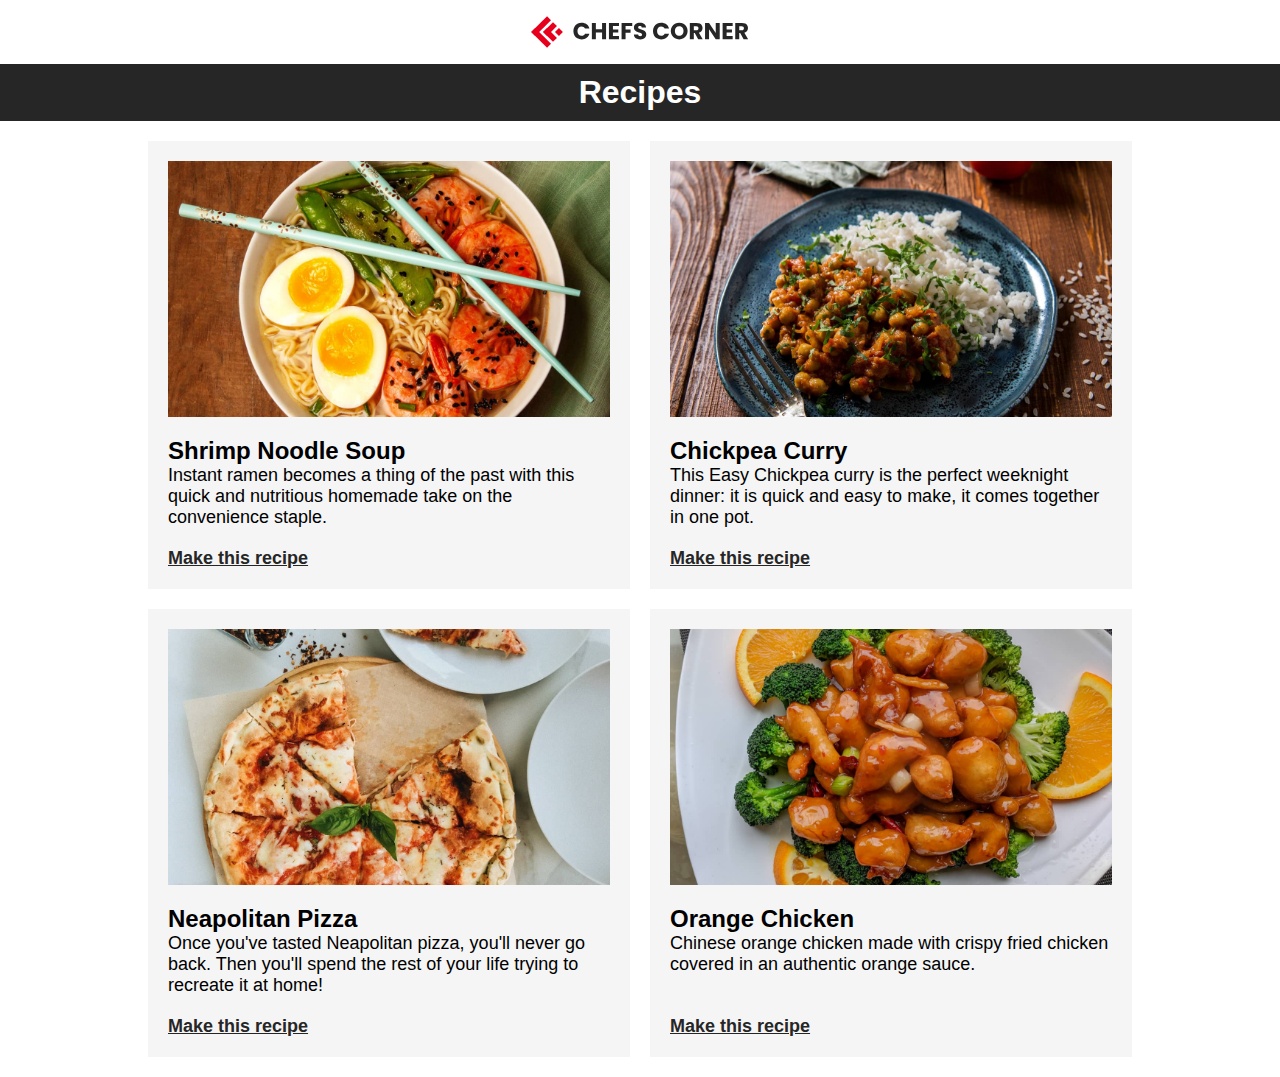
<file: index.html>
<!DOCTYPE html>
<html lang="en">
  <head>
    <meta charset="UTF-8" />
    <meta http-equiv="X-UA-Compatible" content="IE=edge" />
    <meta name="viewport" content="width=device-width, initial-scale=1.0" />
    <title>Chefs Corner</title>
    <link rel="stylesheet" href="style.css" />
    <link rel="icon" type="image/x-icon" href="./images/favicon.png" />
  </head>
  <body>
    <nav class="primary-navigation">
      <a href="./index.html"
        ><img
          class="logo"
          src="./images/chefs-corner-logo-full.svg"
          alt="chefs corner"
      /></a>
    </nav>
    <header class="page-header"><h1>Recipes</h1></header>
    <main class="container">
      <div class="recipe-row">
        <article class="recipe-column">
          <div class="recipe-info-card">
            <img
              class="recipe-image"
              src="./images/shrimp-noodle-soup.jpg"
              alt="Boiled egg and shrimp noodle soup in a bowl" />
            <h2>Shrimp Noodle Soup</h2>
            <p class="recipe-excerpt">
              Instant ramen becomes a thing of the past with this quick and
              nutritious homemade take on the convenience staple.
            </p>
            <a class="recipe-button" href="./recipes/shrimp-noodle-soup.html"
              >Make this recipe</a
            >
          </div>
        </article>
        <article class="recipe-column">
          <div class="recipe-info-card">
            <img
              class="recipe-image"
              src="./images/chickpea-curry.jpg"
              alt="Chickpea Curry with steamed rice on a blue plate" />
            <h2>Chickpea Curry</h2>
            <p class="recipe-excerpt">
              This Easy Chickpea curry is the perfect weeknight dinner: it is
              quick and easy to make, it comes together in one pot.
            </p>
            <a class="recipe-button" href="./recipes/chickpea-curry.html"
              >Make this recipe</a
            >
          </div>
        </article>
      </div>
      <div class="recipe-row">
        <article class="recipe-column">
          <div class="recipe-info-card">
            <img
              class="recipe-image"
              src="./images/neapolitan-pizza.jpg"
              alt="Neapolitan pizza on a serving plate" />
            <h2>Neapolitan Pizza</h2>
            <p class="recipe-excerpt">
              Once you've tasted Neapolitan pizza, you'll never go back. Then
              you'll spend the rest of your life trying to recreate it at home!
            </p>
            <a class="recipe-button" href="./recipes/neapolitan-pizza.html"
              >Make this recipe</a
            >
          </div>
        </article>
        <article class="recipe-column">
          <div class="recipe-info-card">
            <img
              class="recipe-image"
              src="./images/orange-chicken.jpg"
              alt="Orange chicken on a plate" />
            <h2>Orange Chicken</h2>
            <p class="recipe-excerpt">
              Chinese orange chicken made with crispy fried chicken covered in
              an authentic orange sauce.
            </p>
            <a class="recipe-button" href="./recipes/orange-chicken.html"
              >Make this recipe</a
            >
          </div>
        </article>
      </div>
    </main>
  </body>
</html>
</file>
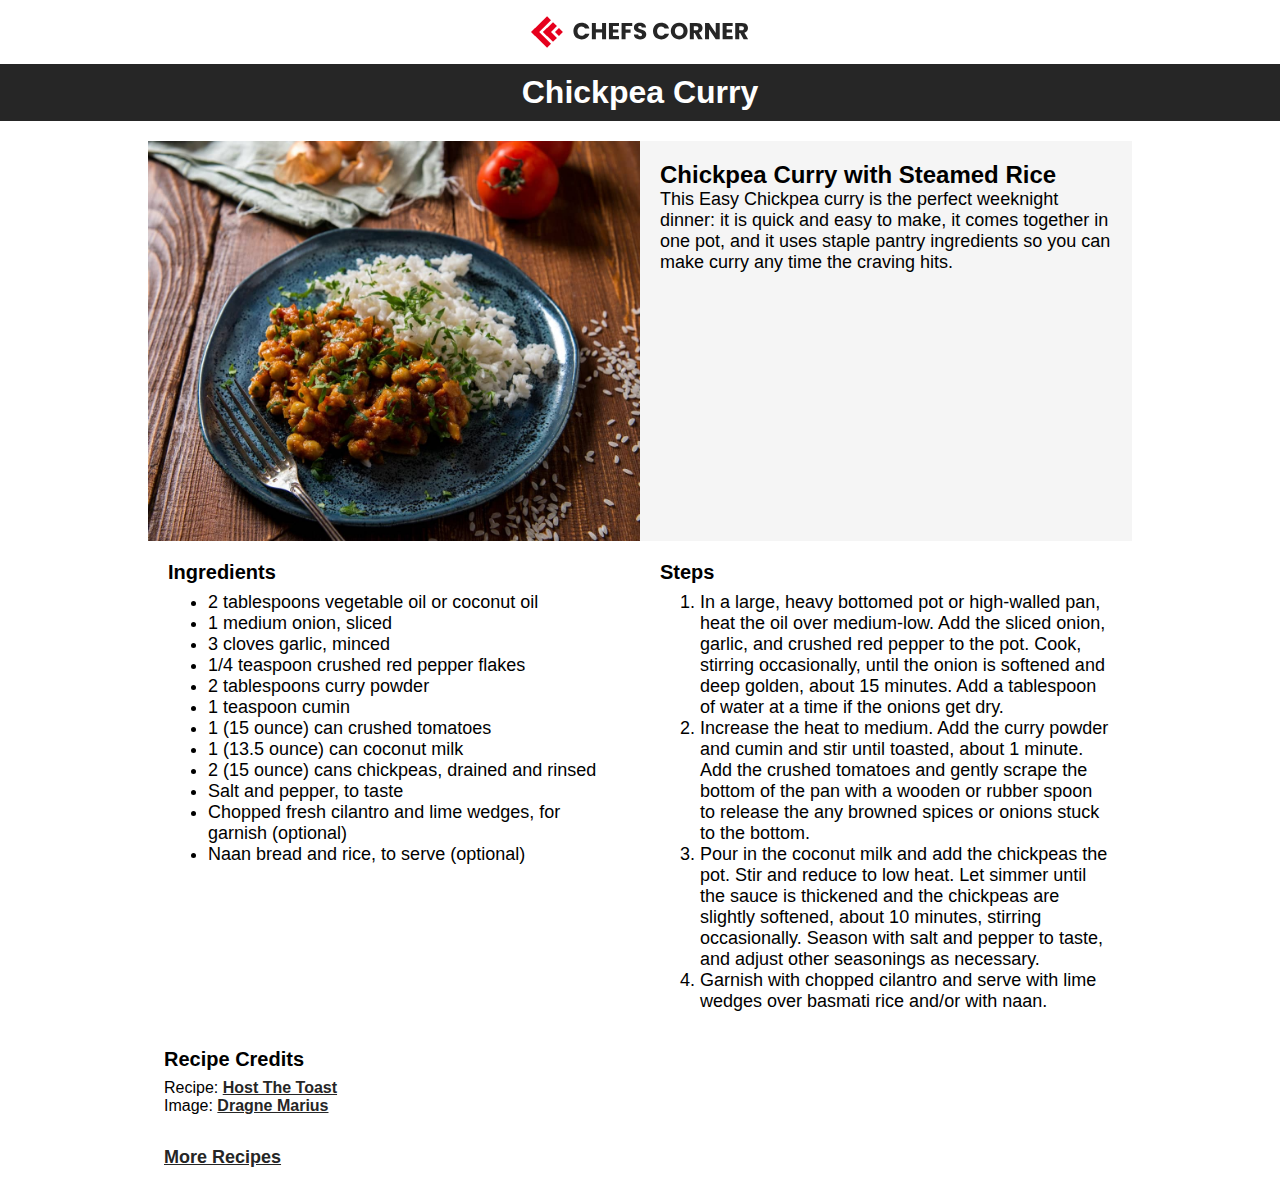
<file: recipes/chickpea-curry.html>
<!DOCTYPE html>
<html lang="en">
  <head>
    <meta charset="UTF-8" />
    <meta http-equiv="X-UA-Compatible" content="IE=edge" />
    <meta name="viewport" content="width=device-width, initial-scale=1.0" />
    <title>Chickpea Curry</title>
    <link rel="stylesheet" href="../style.css" />
    <link rel="icon" type="image/x-icon" href="../images/favicon.png" />
  </head>
  <body>
    <nav class="primary-navigation">
      <a href="../index.html"
        ><img
          class="logo"
          src="../images/chefs-corner-logo-full.svg"
          alt="chefs corner"
      /></a>
    </nav>
    <header class="page-header"><h1>Chickpea Curry</h1></header>
    <main class="container">
      <div class="recipe-template-hero-row">
        <div class="recipe-template-hero-column">
          <img
            class="recipe-template-hero-image"
            src="../images/chickpea-curry.jpg"
            alt="Chickpea Curry with steamed rice on a blue plate" />
        </div>
        <div class="recipe-template-hero-column">
          <div class="recipe-template-hero-card">
            <h2>Chickpea Curry with Steamed Rice</h2>
            <p>
              This Easy Chickpea curry is the perfect weeknight dinner: it is
              quick and easy to make, it comes together in one pot, and it uses
              staple pantry ingredients so you can make curry any time the
              craving hits.
            </p>
          </div>
        </div>
      </div>
      <div class="recipe-template-row">
        <div class="recipe-template-column">
          <h3 class="recipe-instruction-label">Ingredients</h3>
          <ul>
            <li>2 tablespoons vegetable oil or coconut oil</li>
            <li>1 medium onion, sliced</li>
            <li>3 cloves garlic, minced</li>
            <li>1/4 teaspoon crushed red pepper flakes</li>
            <li>2 tablespoons curry powder</li>
            <li>1 teaspoon cumin</li>
            <li>1 (15 ounce) can crushed tomatoes</li>
            <li>1 (13.5 ounce) can coconut milk</li>
            <li>2 (15 ounce) cans chickpeas, drained and rinsed</li>
            <li>Salt and pepper, to taste</li>
            <li>
              Chopped fresh cilantro and lime wedges, for garnish (optional)
            </li>
            <li>Naan bread and rice, to serve (optional)</li>
          </ul>
        </div>
        <div class="recipe-template-column">
          <h3 class="recipe-instruction-label">Steps</h3>
          <ol>
            <li>
              In a large, heavy bottomed pot or high-walled pan, heat the oil
              over medium-low. Add the sliced onion, garlic, and crushed red
              pepper to the pot. Cook, stirring occasionally, until the onion is
              softened and deep golden, about 15 minutes. Add a tablespoon of
              water at a time if the onions get dry.
            </li>
            <li>
              Increase the heat to medium. Add the curry powder and cumin and
              stir until toasted, about 1 minute. Add the crushed tomatoes and
              gently scrape the bottom of the pan with a wooden or rubber spoon
              to release the any browned spices or onions stuck to the bottom.
            </li>
            <li>
              Pour in the coconut milk and add the chickpeas the pot. Stir and
              reduce to low heat. Let simmer until the sauce is thickened and
              the chickpeas are slightly softened, about 10 minutes, stirring
              occasionally. Season with salt and pepper to taste, and adjust
              other seasonings as necessary.
            </li>
            <li>
              Garnish with chopped cilantro and serve with lime wedges over
              basmati rice and/or with naan.
            </li>
          </ol>
        </div>
      </div>
      <div class="credits">
        <h3>Recipe Credits</h3>
        <p>
          Recipe:
          <a
            <a
            href="https://hostthetoast.com/easy-chickpea-curry/"
            target="_blank"
            >Host The Toast</a
          >
        </p>
        <p>
          Image:
          <a href="https://unsplash.com/photos/EdzsUFqHbaY" target="_blank">
            Dragne Marius
          </a>
        </p>
        <div class="recipe-template-button">
          <a class="recipe-button" href="../index.html">More Recipes</a>
        </div>
      </div>
    </main>
  </body>
</html>
</file>
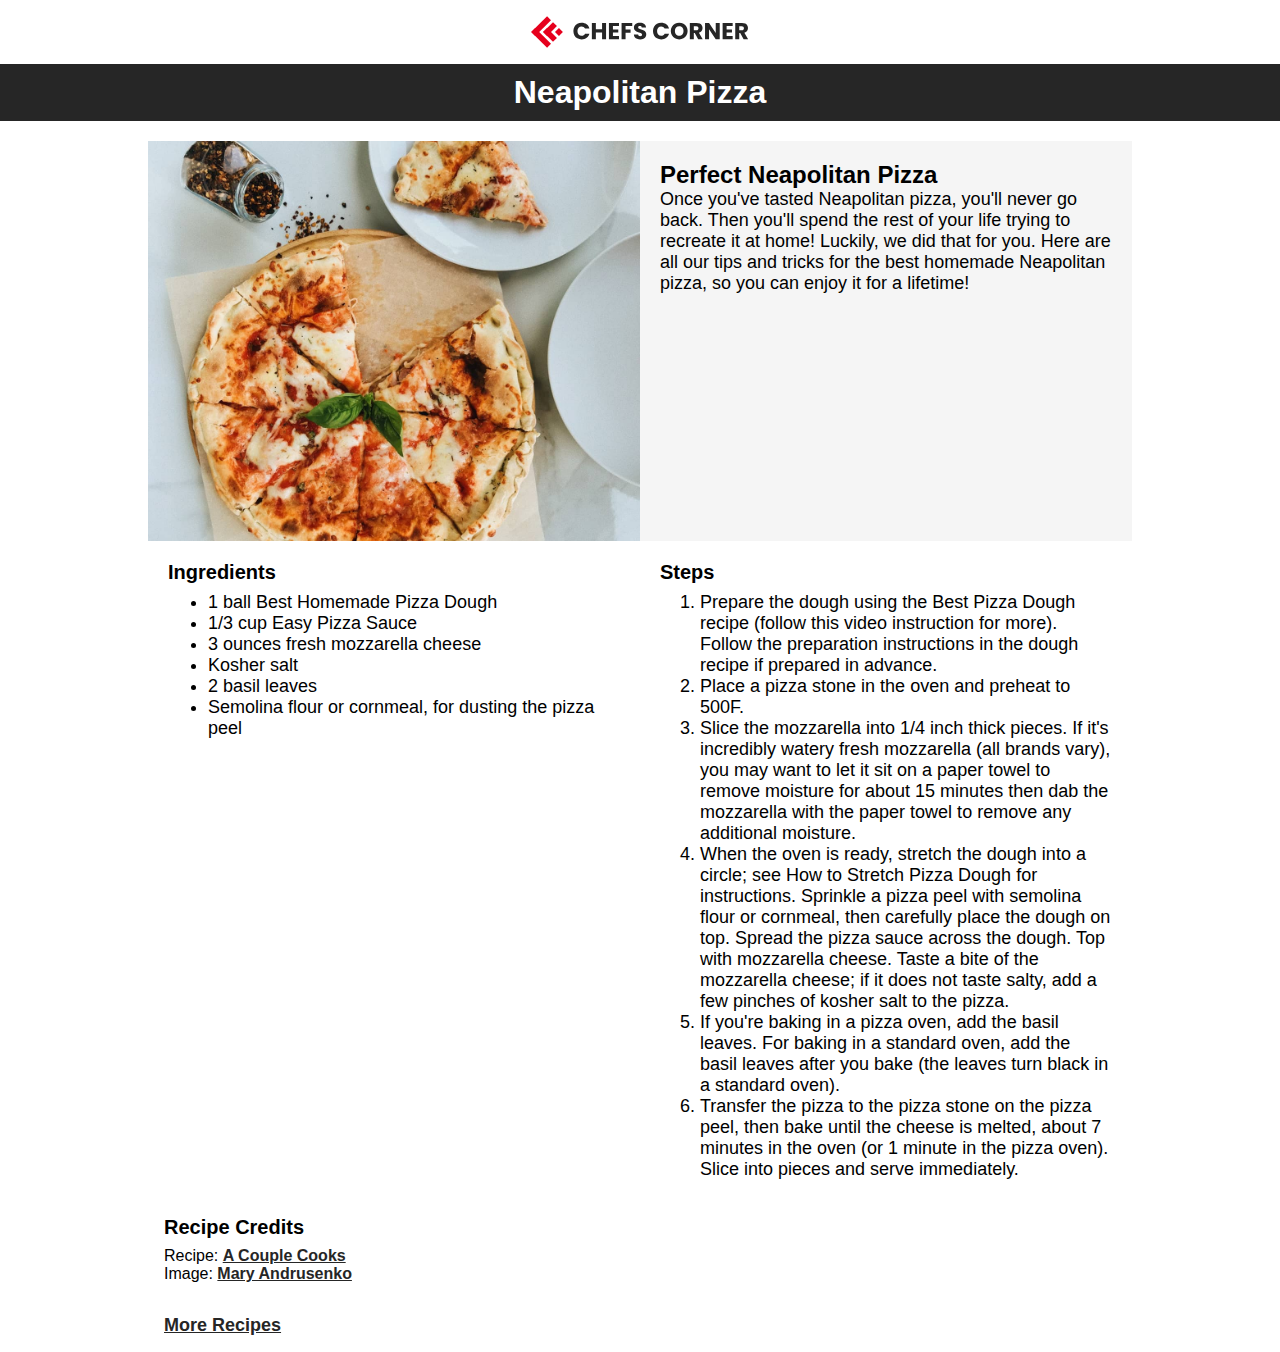
<file: recipes/neapolitan-pizza.html>
<!DOCTYPE html>
<html lang="en">
  <head>
    <meta charset="UTF-8" />
    <meta http-equiv="X-UA-Compatible" content="IE=edge" />
    <meta name="viewport" content="width=device-width, initial-scale=1.0" />
    <title>Neapolitan Pizza</title>
    <link rel="stylesheet" href="../style.css" />
    <link rel="icon" type="image/x-icon" href="../images/favicon.png" />
  </head>
  <body>
    <nav class="primary-navigation">
      <a href="../index.html"
        ><img
          class="logo"
          src="../images/chefs-corner-logo-full.svg"
          alt="chefs corner"
      /></a>
    </nav>
    <header class="page-header"><h1>Neapolitan Pizza</h1></header>
    <main class="container">
      <div class="recipe-template-hero-row">
        <div class="recipe-template-hero-column">
          <img
            class="recipe-template-hero-image"
            src="../images/neapolitan-pizza.jpg"
            alt="Neapolitan pizza on a serving plate" />
        </div>
        <div class="recipe-template-hero-column">
          <div class="recipe-template-hero-card">
            <h2>Perfect Neapolitan Pizza</h2>
            <p>
              Once you've tasted Neapolitan pizza, you'll never go back. Then
              you'll spend the rest of your life trying to recreate it at home!
              Luckily, we did that for you. Here are all our tips and tricks for
              the best homemade Neapolitan pizza, so you can enjoy it for a
              lifetime!
            </p>
          </div>
        </div>
      </div>
      <div class="recipe-template-row">
        <div class="recipe-template-column">
          <h3 class="recipe-instruction-label">Ingredients</h3>
          <ul>
            <li>1 ball Best Homemade Pizza Dough</li>
            <li>1/3 cup Easy Pizza Sauce</li>
            <li>3 ounces fresh mozzarella cheese</li>
            <li>Kosher salt</li>
            <li>2 basil leaves</li>
            <li>Semolina flour or cornmeal, for dusting the pizza peel</li>
          </ul>
        </div>
        <div class="recipe-template-column">
          <h3 class="recipe-instruction-label">Steps</h3>
          <ol>
            <li>
              Prepare the dough using the Best Pizza Dough recipe (follow this
              video instruction for more). Follow the preparation instructions
              in the dough recipe if prepared in advance.
            </li>
            <li>Place a pizza stone in the oven and preheat to 500F.</li>
            <li>
              Slice the mozzarella into 1/4 inch thick pieces. If it's
              incredibly watery fresh mozzarella (all brands vary), you may want
              to let it sit on a paper towel to remove moisture for about 15
              minutes then dab the mozzarella with the paper towel to remove any
              additional moisture.
            </li>
            <li>
              When the oven is ready, stretch the dough into a circle; see How
              to Stretch Pizza Dough for instructions. Sprinkle a pizza peel
              with semolina flour or cornmeal, then carefully place the dough on
              top. Spread the pizza sauce across the dough. Top with mozzarella
              cheese. Taste a bite of the mozzarella cheese; if it does not
              taste salty, add a few pinches of kosher salt to the pizza.
            </li>
            <li>
              If you're baking in a pizza oven, add the basil leaves. For baking
              in a standard oven, add the basil leaves after you bake (the
              leaves turn black in a standard oven).
            </li>
            <li>
              Transfer the pizza to the pizza stone on the pizza peel, then bake
              until the cheese is melted, about 7 minutes in the oven (or 1
              minute in the pizza oven). Slice into pieces and serve
              immediately.
            </li>
          </ol>
        </div>
      </div>
      <div class="credits">
        <h3>Recipe Credits</h3>
        <p>
          Recipe:
          <a
            href="https://www.acouplecooks.com/neapolitan-pizza-recipe/"
            target="_blank"
            >A Couple Cooks</a
          >
        </p>
        <p>
          Image:
          <a href="https://unsplash.com/photos/pGARaa8KzDI" target="_blank">
            Mary Andrusenko
          </a>
        </p>
        <div class="recipe-template-button">
          <a class="recipe-button" href="../index.html">More Recipes</a>
        </div>
      </div>
    </main>
  </body>
</html>
</file>
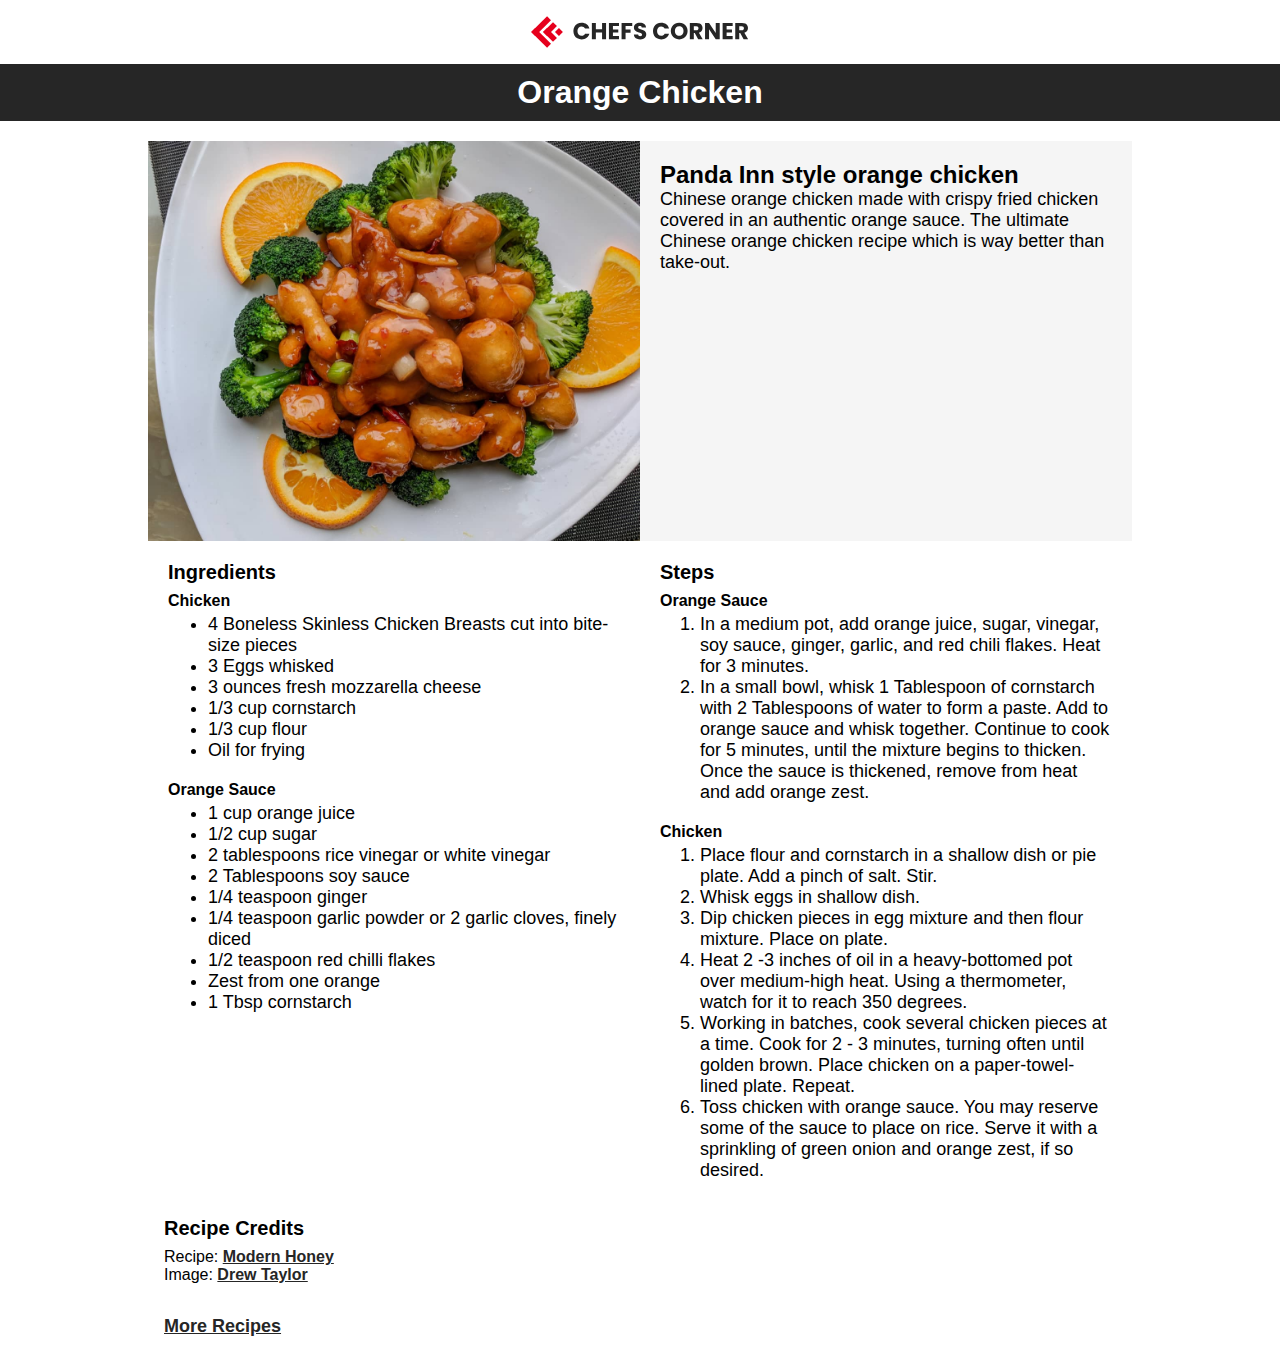
<file: recipes/orange-chicken.html>
<!DOCTYPE html>
<html lang="en">
  <head>
    <meta charset="UTF-8" />
    <meta http-equiv="X-UA-Compatible" content="IE=edge" />
    <meta name="viewport" content="width=device-width, initial-scale=1.0" />
    <title>Orange Chicken</title>
    <link rel="stylesheet" href="../style.css" />
    <link rel="icon" type="image/x-icon" href="../images/favicon.png" />
  </head>
  <body>
    <nav class="primary-navigation">
      <a href="../index.html"
        ><img
          class="logo"
          src="../images/chefs-corner-logo-full.svg"
          alt="chefs corner"
      /></a>
    </nav>
    <header class="page-header"><h1>Orange Chicken</h1></header>
    <main class="container">
      <div class="recipe-template-hero-row">
        <div class="recipe-template-hero-column">
          <img
            class="recipe-template-hero-image"
            src="../images/orange-chicken.jpg"
            alt="Orange chicken on a plate" />
        </div>
        <div class="recipe-template-hero-column">
          <div class="recipe-template-hero-card">
            <h2>Panda Inn style orange chicken</h2>
            <p>
              Chinese orange chicken made with crispy fried chicken covered in
              an authentic orange sauce. The ultimate Chinese orange chicken
              recipe which is way better than take-out.
            </p>
          </div>
        </div>
      </div>
      <div class="recipe-template-row">
        <div class="recipe-template-column">
          <h3 class="recipe-instruction-label">Ingredients</h3>
          <h4 class="instruction-sub-label">Chicken</h4>
          <ul class="recipe-multi-step-list">
            <li>
              4 Boneless Skinless Chicken Breasts cut into bite-size pieces
            </li>
            <li>3 Eggs whisked</li>
            <li>3 ounces fresh mozzarella cheese</li>
            <li>1/3 cup cornstarch</li>
            <li>1/3 cup flour</li>
            <li>Oil for frying</li>
          </ul>
          <h4 class="instruction-sub-label">Orange Sauce</h4>
          <ul class="recipe-multi-step-list">
            <li>1 cup orange juice</li>
            <li>1/2 cup sugar</li>
            <li>2 tablespoons rice vinegar or white vinegar</li>
            <li>2 Tablespoons soy sauce</li>
            <li>1/4 teaspoon ginger</li>
            <li>1/4 teaspoon garlic powder or 2 garlic cloves, finely diced</li>
            <li>1/2 teaspoon red chilli flakes</li>
            <li>Zest from one orange</li>
            <li>1 Tbsp cornstarch</li>
          </ul>
        </div>
        <div class="recipe-template-column">
          <h3 class="recipe-instruction-label">Steps</h3>
          <h4 class="instruction-sub-label">Orange Sauce</h4>
          <ol class="recipe-multi-step-list">
            <li>
              In a medium pot, add orange juice, sugar, vinegar, soy sauce,
              ginger, garlic, and red chili flakes. Heat for 3 minutes.
            </li>
            <li>
              In a small bowl, whisk 1 Tablespoon of cornstarch with 2
              Tablespoons of water to form a paste. Add to orange sauce and
              whisk together. Continue to cook for 5 minutes, until the mixture
              begins to thicken. Once the sauce is thickened, remove from heat
              and add orange zest.
            </li>
          </ol>
          <h4 class="instruction-sub-label">Chicken</h4>
          <ol>
            <li>
              Place flour and cornstarch in a shallow dish or pie plate. Add a
              pinch of salt. Stir.
            </li>
            <li>Whisk eggs in shallow dish.</li>
            <li>
              Dip chicken pieces in egg mixture and then flour mixture. Place on
              plate.
            </li>
            <li>
              Heat 2 -3 inches of oil in a heavy-bottomed pot over medium-high
              heat. Using a thermometer, watch for it to reach 350 degrees.
            </li>
            <li>
              Working in batches, cook several chicken pieces at a time. Cook
              for 2 - 3 minutes, turning often until golden brown. Place chicken
              on a paper-towel-lined plate. Repeat.
            </li>
            <li>
              Toss chicken with orange sauce. You may reserve some of the sauce
              to place on rice. Serve it with a sprinkling of green onion and
              orange zest, if so desired.
            </li>
          </ol>
        </div>
      </div>
      <div class="credits">
        <h3>Recipe Credits</h3>
        <p>
          Recipe:
          <a
            href="https://www.modernhoney.com/chinese-orange-chicken/"
            target="_blank"
            >Modern Honey</a
          >
        </p>
        <p>
          Image:
          <a href="https://unsplash.com/photos/jFu2L04tMBc" target="_blank">
            Drew Taylor
          </a>
        </p>
        <div class="recipe-template-button">
          <a class="recipe-button" href="../index.html">More Recipes</a>
        </div>
      </div>
    </main>
  </body>
</html>
</file>
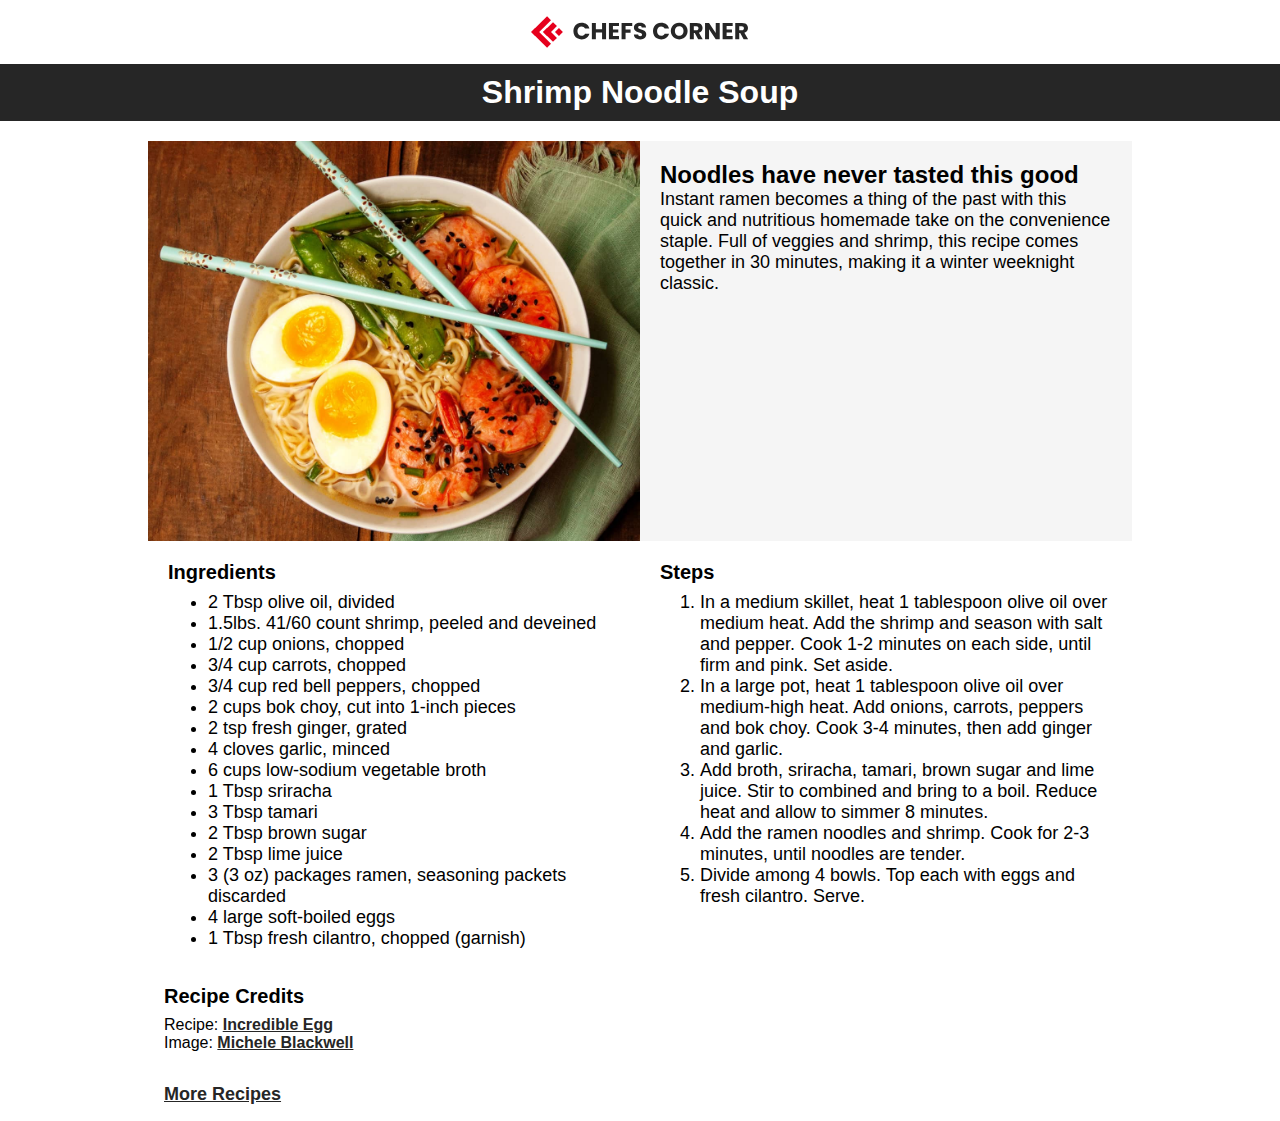
<file: recipes/shrimp-noodle-soup.html>
<!DOCTYPE html>
<html lang="en">
  <head>
    <meta charset="UTF-8" />
    <meta http-equiv="X-UA-Compatible" content="IE=edge" />
    <meta name="viewport" content="width=device-width, initial-scale=1.0" />
    <title>Shrimp Noodle Soup</title>
    <link rel="stylesheet" href="../style.css" />
    <link rel="icon" type="image/x-icon" href="../images/favicon.png" />
  </head>
  <body>
    <nav class="primary-navigation">
      <a href="../index.html"
        ><img
          class="logo"
          src="../images/chefs-corner-logo-full.svg"
          alt="chefs corner"
      /></a>
    </nav>
    <header class="page-header"><h1>Shrimp Noodle Soup</h1></header>
    <main class="container">
      <div class="recipe-template-hero-row">
        <div class="recipe-template-hero-column">
          <img
            class="recipe-template-hero-image"
            src="../images/shrimp-noodle-soup.jpg"
            alt="Boiled egg and shrimp noodle soup in a bowl" />
        </div>
        <div class="recipe-template-hero-column">
          <div class="recipe-template-hero-card">
            <h2>Noodles have never tasted this good</h2>
            <p>
              Instant ramen becomes a thing of the past with this quick and
              nutritious homemade take on the convenience staple. Full of
              veggies and shrimp, this recipe comes together in 30 minutes,
              making it a winter weeknight classic.
            </p>
          </div>
        </div>
      </div>
      <div class="recipe-template-row">
        <div class="recipe-template-column">
          <h3 class="recipe-instruction-label">Ingredients</h3>
          <ul>
            <li>2 Tbsp olive oil, divided</li>
            <li>1.5lbs. 41/60 count shrimp, peeled and deveined</li>
            <li>1/2 cup onions, chopped</li>
            <li>3/4 cup carrots, chopped</li>
            <li>3/4 cup red bell peppers, chopped</li>
            <li>2 cups bok choy, cut into 1-inch pieces</li>
            <li>2 tsp fresh ginger, grated</li>
            <li>4 cloves garlic, minced</li>
            <li>6 cups low-sodium vegetable broth</li>
            <li>1 Tbsp sriracha</li>
            <li>3 Tbsp tamari</li>
            <li>2 Tbsp brown sugar</li>
            <li>2 Tbsp lime juice</li>
            <li>3 (3 oz) packages ramen, seasoning packets discarded</li>
            <li>4 large soft-boiled eggs</li>
            <li>1 Tbsp fresh cilantro, chopped (garnish)</li>
          </ul>
        </div>
        <div class="recipe-template-column">
          <h3 class="recipe-instruction-label">Steps</h3>
          <ol>
            <li>
              In a medium skillet, heat 1 tablespoon olive oil over medium heat.
              Add the shrimp and season with salt and pepper. Cook 1-2 minutes
              on each side, until firm and pink. Set aside.
            </li>
            <li>
              In a large pot, heat 1 tablespoon olive oil over medium-high heat.
              Add onions, carrots, peppers and bok choy. Cook 3-4 minutes, then
              add ginger and garlic.
            </li>
            <li>
              Add broth, sriracha, tamari, brown sugar and lime juice. Stir to
              combined and bring to a boil. Reduce heat and allow to simmer 8
              minutes.
            </li>
            <li>
              Add the ramen noodles and shrimp. Cook for 2-3 minutes, until
              noodles are tender.
            </li>
            <li>
              Divide among 4 bowls. Top each with eggs and fresh cilantro.
              Serve.
            </li>
          </ol>
        </div>
      </div>
      <div class="credits">
        <h3>Recipe Credits</h3>
        <p>
          Recipe:
          <a
            href="https://www.incredibleegg.org/recipes/shrimp-ramen-noodle-soup/"
            target="_blank"
            >Incredible Egg</a
          >
        </p>
        <p>
          Image:
          <a href="https://unsplash.com/photos/rAyCBQTH7ws" target="_blank">
            Michele Blackwell
          </a>
        </p>
        <div class="recipe-template-button">
          <a class="recipe-button" href="../index.html">More Recipes</a>
        </div>
      </div>
    </main>
  </body>
</html>
</file>
<file: style.css>
/* ========== 
Basic Reset 
========== */

/* Box sizing rules */
*,
*::before,
*::after {
  box-sizing: border-box;
}

/* Remove default margin */
body,
h1,
h2,
h3,
h4,
p,
figure,
blockquote,
dl,
dd,
ol,
ul,
li {
  margin: 0;
}

/* Set core root defaults */
html:focus-within {
  scroll-behavior: smooth;
}

/* Make images easier to work with */
img,
picture {
  max-width: 100%;
  display: block;
}

/* ==========
Custom Properties / Variables
========== */

:root {
  --black: #262626;
  --grey: #f5f5f5;
  --white: #fff;
  --primary-color: #e6001d;

  --basic-padding: 1rem;
  --basic-left-right-padding: 0 1.25rem 0 1.25rem;
  --page-header-padding: 0.625rem;
  --recipe-card-padding: 1.25rem;
  --recipe-instructions-padding: 1.25rem 1.25rem 0 1.25rem;

  --excerpt-margin-bottom: 1.25rem;
}

/* ========== 
Typography 
========== */

/* Fonts */
@import url("https://fonts.googleapis.com/css2?family=Poppins:wght@600;700&display=swap");

@import url("https://fonts.googleapis.com/css2?family=PT+Sans&display=swap");

h1,
h2,
h3,
h4 {
  font-family: "Poppins", sans-serif;
}

h1 {
  font-size: 1.5rem;
}

h2 {
  font-size: 1.25rem;
}

h3 {
  font-size: 1rem;
}

h4 {
  font-size: 0.875rem;
}

p,
ol,
ul,
li {
  font-family: "PT Sans", sans-serif;
  font-size: 1rem;
}

a {
  font-family: "Poppins", sans-serif;
  font-weight: 600;
  font-size: 1rem;
  color: var(--black);
}

a:hover {
  color: var(--primary-color);
}

/* Desktop Font Sizes */
@media (min-width: 600px) {
  h1 {
    font-size: 2rem;
  }

  h2 {
    font-size: 1.5rem;
  }

  h3 {
    font-size: 1.25rem;
  }

  h4 {
    font-size: 1rem;
  }

  p,
  ol,
  ul,
  li {
    font-size: 1.125rem;
  }

  a {
    font-size: 1.125rem;
  }
}

/* ==========
Primary Navigation
========== */

.primary-navigation {
  /* display: grid;
  grid-template-columns: 1fr; */
  padding: var(--basic-padding);
}

.logo {
  max-height: 2rem;
  margin: auto;
}

/* ==========
Page Header
========== */

.page-header {
  display: grid;
  grid-template-columns: 1fr;
  background-color: var(--black);
  padding: var(--page-header-padding);
}

.page-header h1 {
  color: var(--white);
  margin: auto;
}

/* Desktop Layout */
@media (min-width: 600px) {
  .page-header {
    margin-bottom: 1.25rem;
  }
}

/* ==========
Main Container
========== */

.container {
  max-width: 1024px;
  margin: auto;
}

/* Desktop Layout */
@media (min-width: 600px) {
  .container {
    padding: var(--basic-left-right-padding);
  }
}

/* ==========
Homepage Recipe Grid
========== */

/* Recipe Grid Row */
.recipe-row {
  display: flex;
  flex-direction: column;
  flex-wrap: wrap;
  gap: 1.25rem;
  margin-bottom: 1.25rem;
}

/* Desktop Layout */
@media (min-width: 600px) {
  .recipe-row {
    flex-direction: row;
  }
}

/* Recipe Grid Column */
.recipe-column {
  display: flex;
  flex-direction: column;
  flex-basis: 100%;
  flex: 1;
}

/* Recipe Grid Info Card */
.recipe-info-card {
  display: flex;
  flex-direction: column;
  flex: 1 0 auto;
  background-color: var(--grey);
  padding: var(--recipe-card-padding);
}

/* Recipe Grid Card Image */
.recipe-image {
  max-height: 196px;
  object-fit: cover;
  object-position: center;
  width: 100%;
  margin-bottom: 1.25rem;
}

/* Desktop Layout */
@media (min-width: 600px) {
  .recipe-image {
    max-height: 256px;
  }
}

/* Recipe Grid Card Excerpt */
.recipe-excerpt {
  margin-bottom: var(--excerpt-margin-bottom);
}

/* Recipe Grid Card Button */
.recipe-button {
  margin-bottom: 0;
  margin-top: auto;
  max-width: 160px;
  font-size: 1rem;
}

/* Desktop Layout */
@media (min-width: 600px) {
  .recipe-button {
    font-size: 1.125rem;
  }
}

/* ==========
Recipe Page Template 
========== */

/* Recipe Template Row */
.recipe-template-hero-row {
  display: flex;
  flex-direction: column;
  flex-wrap: wrap;
}

/* Desktop Layout */
@media (min-width: 600px) {
  .recipe-template-hero-row {
    flex-direction: row;
  }
}

/* Recipe Template Column */
.recipe-template-hero-column {
  display: flex;
  flex-direction: column;
  flex: 1;
}

/* Recipe Template Hero Image */
.recipe-template-hero-image {
  display: flex;
  flex-direction: column;
  flex: 1;
  max-height: 256px;
  object-fit: cover;
  object-position: center;
}

/* Desktop Layout */
@media (min-width: 600px) {
  .recipe-template-hero-image {
    max-height: 400px;
  }
}

/* Recipe Template Hero Card */
.recipe-template-hero-card {
  display: flex;
  flex-direction: column;
  flex: 1;
  background-color: var(--grey);
  padding: var(--recipe-card-padding);
}

/* Ingredients & Steps Row */
.recipe-template-row {
  display: flex;
  flex-direction: column;
  flex-wrap: wrap;
}

/* Desktop Layout */
@media (min-width: 600px) {
  .recipe-template-row {
    flex-direction: row;
  }
}

/* Ingredients & Steps Column */
.recipe-template-column {
  display: flex;
  flex-direction: column;
  flex: 1;
  padding: var(--recipe-instructions-padding);
}

/* Ingredients & Steps Label */
.recipe-instruction-label {
  margin-bottom: 0.5rem;
}

/* Ingredients & Steps Sub-label */
.instruction-sub-label {
  margin-bottom: 0.25rem;
}

/* Multi-step List */
.recipe-multi-step-list {
  margin-bottom: 1.25rem;
}

/* ==========
 Recipe Credits & More Recipes 
 =========== */

/* Recipe Credits */
.credits {
  margin-top: 1.25rem;
  padding: var(--basic-padding);
}

/* Credits H3 Margin */
.credits h3 {
  margin-bottom: 0.5rem;
}

/* Credits Font Sizes */
.credits p,
a {
  font-size: 0.875rem;
}

@media (min-width: 600px) {
  .credits p,
  a {
    font-size: 1rem;
  }
}

/* More Recipes Button */
.recipe-template-button {
  margin-top: 2rem;
}
</file>
